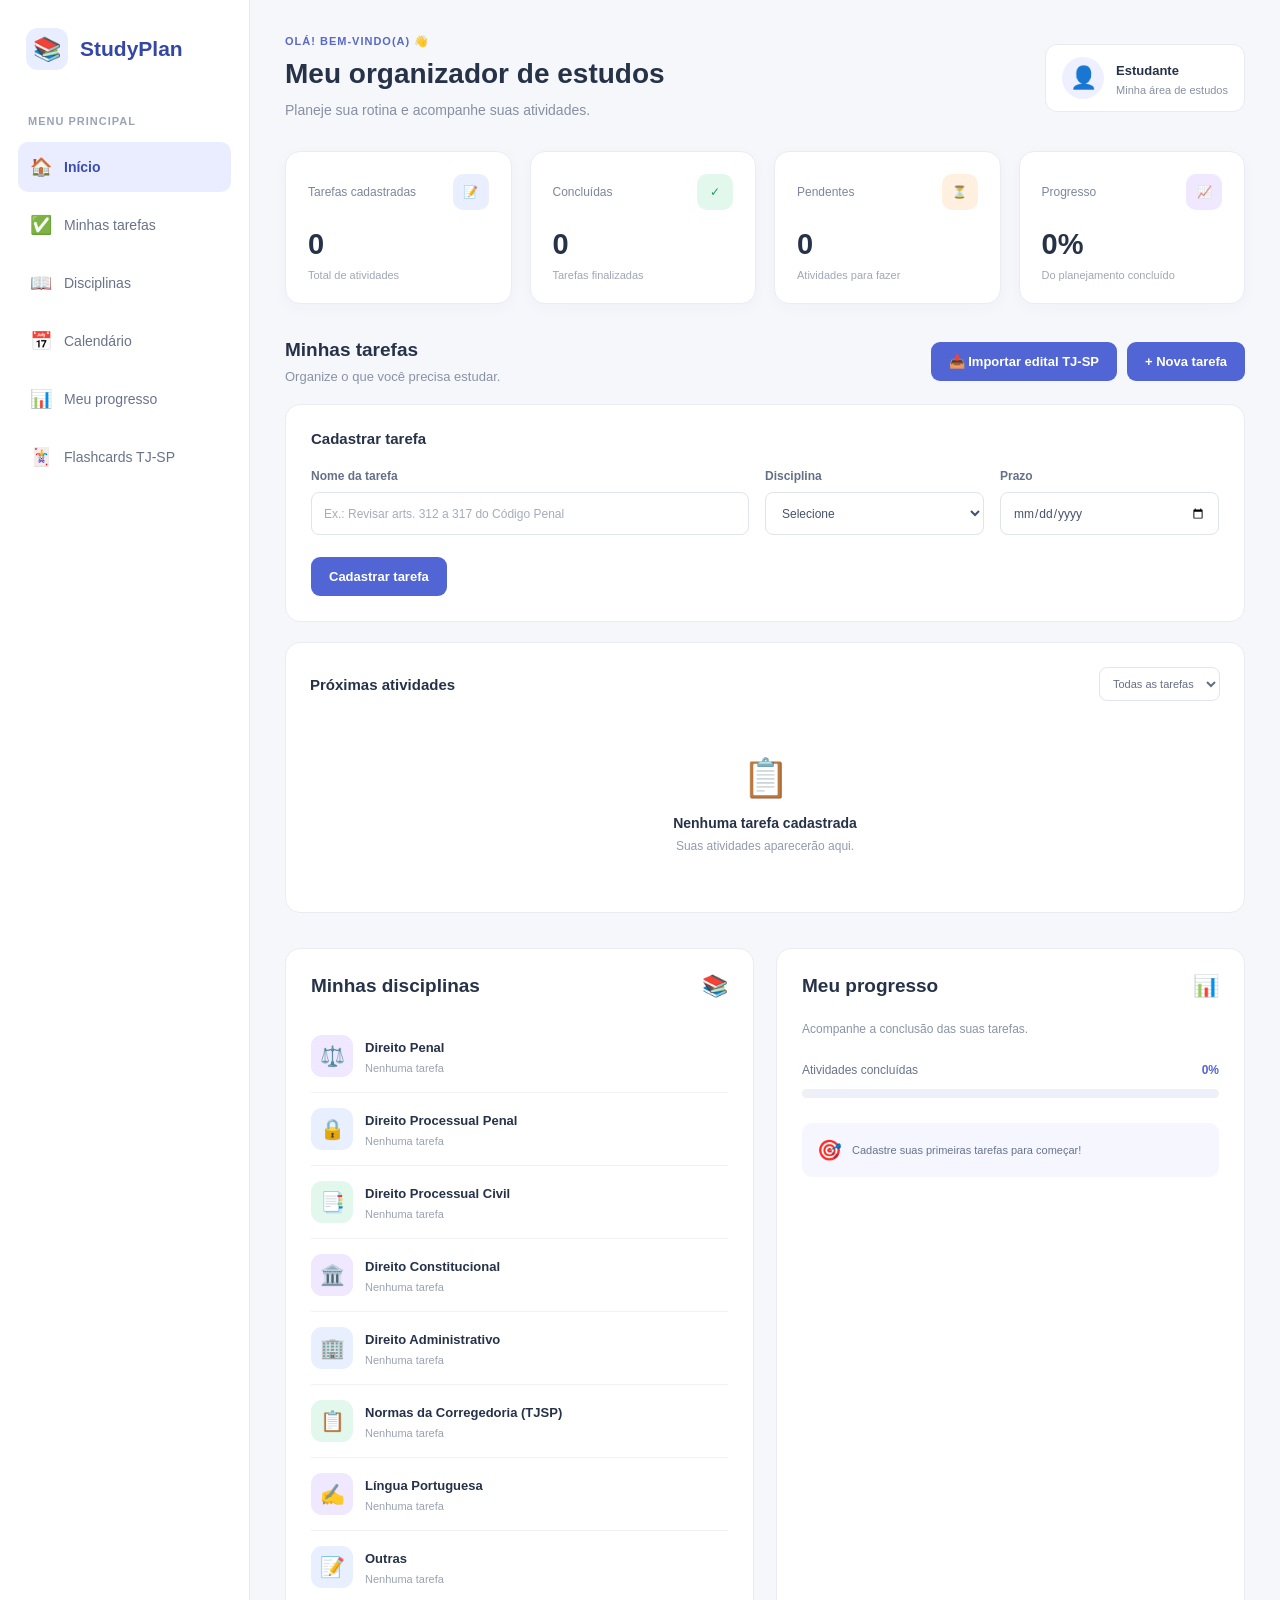
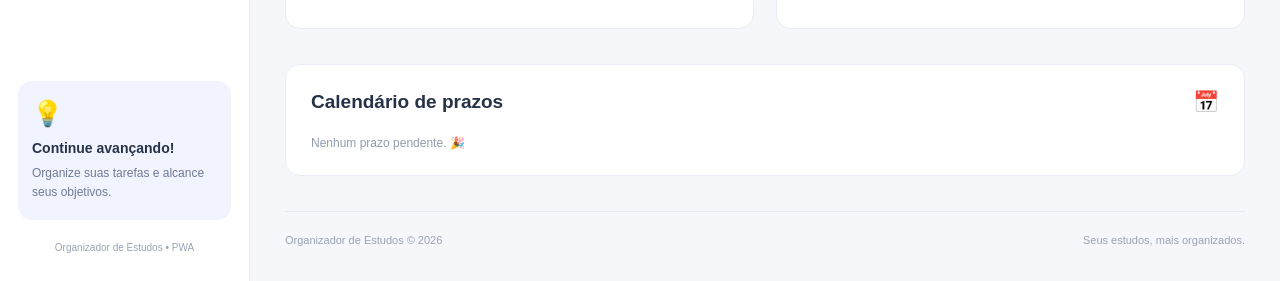
<file: publicar-no-github/index.html>
<!DOCTYPE html>
<html lang="pt-BR">

<head>
    <meta charset="UTF-8">
    <meta name="viewport" content="width=device-width, initial-scale=1.0">

    <title>Organizador de Estudos</title>
    <meta name="description" content="Organize suas tarefas, disciplinas e rotina de estudos.">

    <link rel="stylesheet" href="style.css">

    <!-- =========================================================
         CONFIGURAÇÃO DO PWA
         - manifest.json: diz ao navegador nome, ícones e cores do app
           (é o que permite "Instalar" o site como aplicativo).
         - theme-color: cor da barra do navegador/janela do app.
         - apple-touch-icon / apple-mobile-web-app-*: suporte ao iPhone,
           que ainda lê algumas informações por meta tags.
         ========================================================= -->
    <link rel="manifest" href="manifest.json">
    <meta name="theme-color" content="#5265d5">
    <link rel="icon" type="image/png" href="icons/icon-192.png">
    <link rel="apple-touch-icon" href="icons/icon-192.png">
    <meta name="apple-mobile-web-app-capable" content="yes">
    <meta name="apple-mobile-web-app-title" content="StudyPlan">
</head>

<body>

    <div class="layout">

        <!-- MENU LATERAL -->
        <aside class="sidebar">

            <div class="logo">
                <span class="logo-icon">📚</span>
                <h2>StudyPlan</h2>
            </div>

            <p class="menu-titulo">MENU PRINCIPAL</p>

            <nav class="menu">

                <a href="#inicio" class="menu-item ativo">
                    <span>🏠</span>
                    Início
                </a>

                <a href="#tarefas" class="menu-item">
                    <span>✅</span>
                    Minhas tarefas
                </a>

                <a href="#disciplinas" class="menu-item">
                    <span>📖</span>
                    Disciplinas
                </a>

                <a href="#calendario" class="menu-item">
                    <span>📅</span>
                    Calendário
                </a>

                <a href="#progresso" class="menu-item">
                    <span>📊</span>
                    Meu progresso
                </a>

                <a href="flashcards.html" class="menu-item">
                    <span>🃏</span>
                    Flashcards TJ-SP
                </a>

            </nav>

            <div class="sidebar-inferior">

                <!-- Botão de instalação: fica escondido e só aparece quando
                     o navegador avisar que o app pode ser instalado
                     (evento "beforeinstallprompt" no script.js). -->
                <button id="botaoInstalar" class="botao-instalar" type="button" hidden>
                    ⬇️ Instalar aplicativo
                </button>

                <div class="dica">
                    <span class="dica-icone">💡</span>
                    <h3>Continue avançando!</h3>
                    <p>Organize suas tarefas e alcance seus objetivos.</p>
                </div>

                <p class="versao">Organizador de Estudos • PWA</p>
            </div>

        </aside>


        <!-- CONTEÚDO PRINCIPAL -->
        <main class="conteudo" id="inicio">

            <!-- Aviso de conexão: o script.js mostra esta faixa quando o
                 aparelho fica sem internet (o app continua funcionando
                 graças ao Service Worker). -->
            <div id="statusConexao" class="status-conexao" hidden>
                📴 Você está offline. Suas tarefas continuam salvas neste aparelho.
            </div>

            <!-- CABEÇALHO -->
            <header class="cabecalho">

                <div>
                    <p class="saudacao">OLÁ! BEM-VINDO(A) 👋</p>
                    <h1>Meu organizador de estudos</h1>
                    <p class="subtitulo">
                        Planeje sua rotina e acompanhe suas atividades.
                    </p>
                </div>

                <div class="perfil">
                    <div class="avatar">👤</div>
                    <div>
                        <strong>Estudante</strong>
                        <p>Minha área de estudos</p>
                    </div>
                </div>

            </header>


            <!-- RESUMO (os números são preenchidos pelo script.js) -->
            <section class="resumo">

                <div class="card-resumo">
                    <div class="card-topo">
                        <span>Tarefas cadastradas</span>
                        <span class="card-icone azul">📝</span>
                    </div>
                    <h2 id="totalTarefas">0</h2>
                    <p>Total de atividades</p>
                </div>

                <div class="card-resumo">
                    <div class="card-topo">
                        <span>Concluídas</span>
                        <span class="card-icone verde">✓</span>
                    </div>
                    <h2 id="totalConcluidas">0</h2>
                    <p>Tarefas finalizadas</p>
                </div>

                <div class="card-resumo">
                    <div class="card-topo">
                        <span>Pendentes</span>
                        <span class="card-icone laranja">⏳</span>
                    </div>
                    <h2 id="totalPendentes">0</h2>
                    <p>Atividades para fazer</p>
                </div>

                <div class="card-resumo">
                    <div class="card-topo">
                        <span>Progresso</span>
                        <span class="card-icone roxo">📈</span>
                    </div>
                    <h2 id="totalProgresso">0%</h2>
                    <p>Do planejamento concluído</p>
                </div>

            </section>


            <!-- ÁREA DE TAREFAS -->
            <section class="secao" id="tarefas">

                <div class="secao-cabecalho">
                    <div>
                        <h2>Minhas tarefas</h2>
                        <p>Organize o que você precisa estudar.</p>
                    </div>

                    <div class="botoes-cabecalho">
                        <button id="botaoImportarEdital" class="botao-principal" type="button">
                            📥 Importar edital TJ-SP
                        </button>
                        <button id="botaoNovaTarefa" class="botao-principal" type="button">
                            + Nova tarefa
                        </button>
                    </div>
                </div>

                <!-- FORMULÁRIO: é um <form> de verdade, assim o Enter
                     também cadastra e o "required" valida os campos. -->
                <form id="formTarefa" class="formulario-tarefa">

                    <h3>Cadastrar tarefa</h3>

                    <div class="campos">

                        <div class="campo campo-grande">
                            <label for="nomeTarefa">Nome da tarefa</label>
                            <input
                                type="text"
                                id="nomeTarefa"
                                maxlength="100"
                                required
                                placeholder="Ex.: Revisar arts. 312 a 317 do Código Penal">
                        </div>

                        <div class="campo">
                            <label for="disciplina">Disciplina</label>
                            <select id="disciplina" required>
                                <option value="">Selecione</option>
                                <!-- As demais opções vêm do objeto DISCIPLINAS no script.js -->
                            </select>
                        </div>

                        <div class="campo">
                            <label for="prazo">Prazo</label>
                            <input type="date" id="prazo" required>
                        </div>

                    </div>

                    <button class="botao-principal" type="submit">
                        Cadastrar tarefa
                    </button>

                </form>


                <!-- LISTA DE TAREFAS -->
                <div class="lista-tarefas">

                    <div class="lista-cabecalho">
                        <h3>Próximas atividades</h3>

                        <select id="filtroTarefas" aria-label="Filtrar tarefas">
                            <option value="todas">Todas as tarefas</option>
                            <option value="pendentes">Pendentes</option>
                            <option value="concluidas">Concluídas</option>
                        </select>
                    </div>

                    <!-- As tarefas são criadas dentro desta <ul> pelo script.js -->
                    <ul id="listaTarefas" class="tarefas"></ul>

                    <div id="estadoVazio" class="estado-vazio">
                        <span>📋</span>
                        <h3>Nenhuma tarefa cadastrada</h3>
                        <p>Suas atividades aparecerão aqui.</p>
                    </div>

                </div>

            </section>


            <!-- DISCIPLINAS E PROGRESSO -->
            <section class="duas-colunas">

                <div class="painel" id="disciplinas">

                    <div class="painel-cabecalho">
                        <h2>Minhas disciplinas</h2>
                        <span>📚</span>
                    </div>

                    <!-- Preenchido pelo script.js com a contagem de tarefas -->
                    <div id="listaDisciplinas"></div>

                </div>


                <div class="painel" id="progresso">

                    <div class="painel-cabecalho">
                        <h2>Meu progresso</h2>
                        <span>📊</span>
                    </div>

                    <p class="texto-progresso">
                        Acompanhe a conclusão das suas tarefas.
                    </p>

                    <div class="progresso-info">
                        <span>Atividades concluídas</span>
                        <strong id="progressoTexto">0%</strong>
                    </div>

                    <div class="barra-progresso">
                        <div id="barraPreenchida" class="barra-preenchida"></div>
                    </div>

                    <div class="mensagem-progresso">
                        <span>🎯</span>
                        <p id="mensagemProgresso">Cadastre suas primeiras tarefas para começar!</p>
                    </div>

                </div>

            </section>


            <!-- CALENDÁRIO: tarefas pendentes agrupadas por data de prazo -->
            <section class="painel secao" id="calendario">

                <div class="painel-cabecalho">
                    <h2>Calendário de prazos</h2>
                    <span>📅</span>
                </div>

                <div id="listaCalendario"></div>

            </section>


            <!-- RODAPÉ -->
            <footer>
                <p>Organizador de Estudos © 2026</p>
                <p>Seus estudos, mais organizados.</p>
            </footer>

        </main>

    </div>

    <!-- O script fica no fim do <body> para rodar depois que o HTML existir -->
    <script src="script.js"></script>

</body>
</html>
</file>
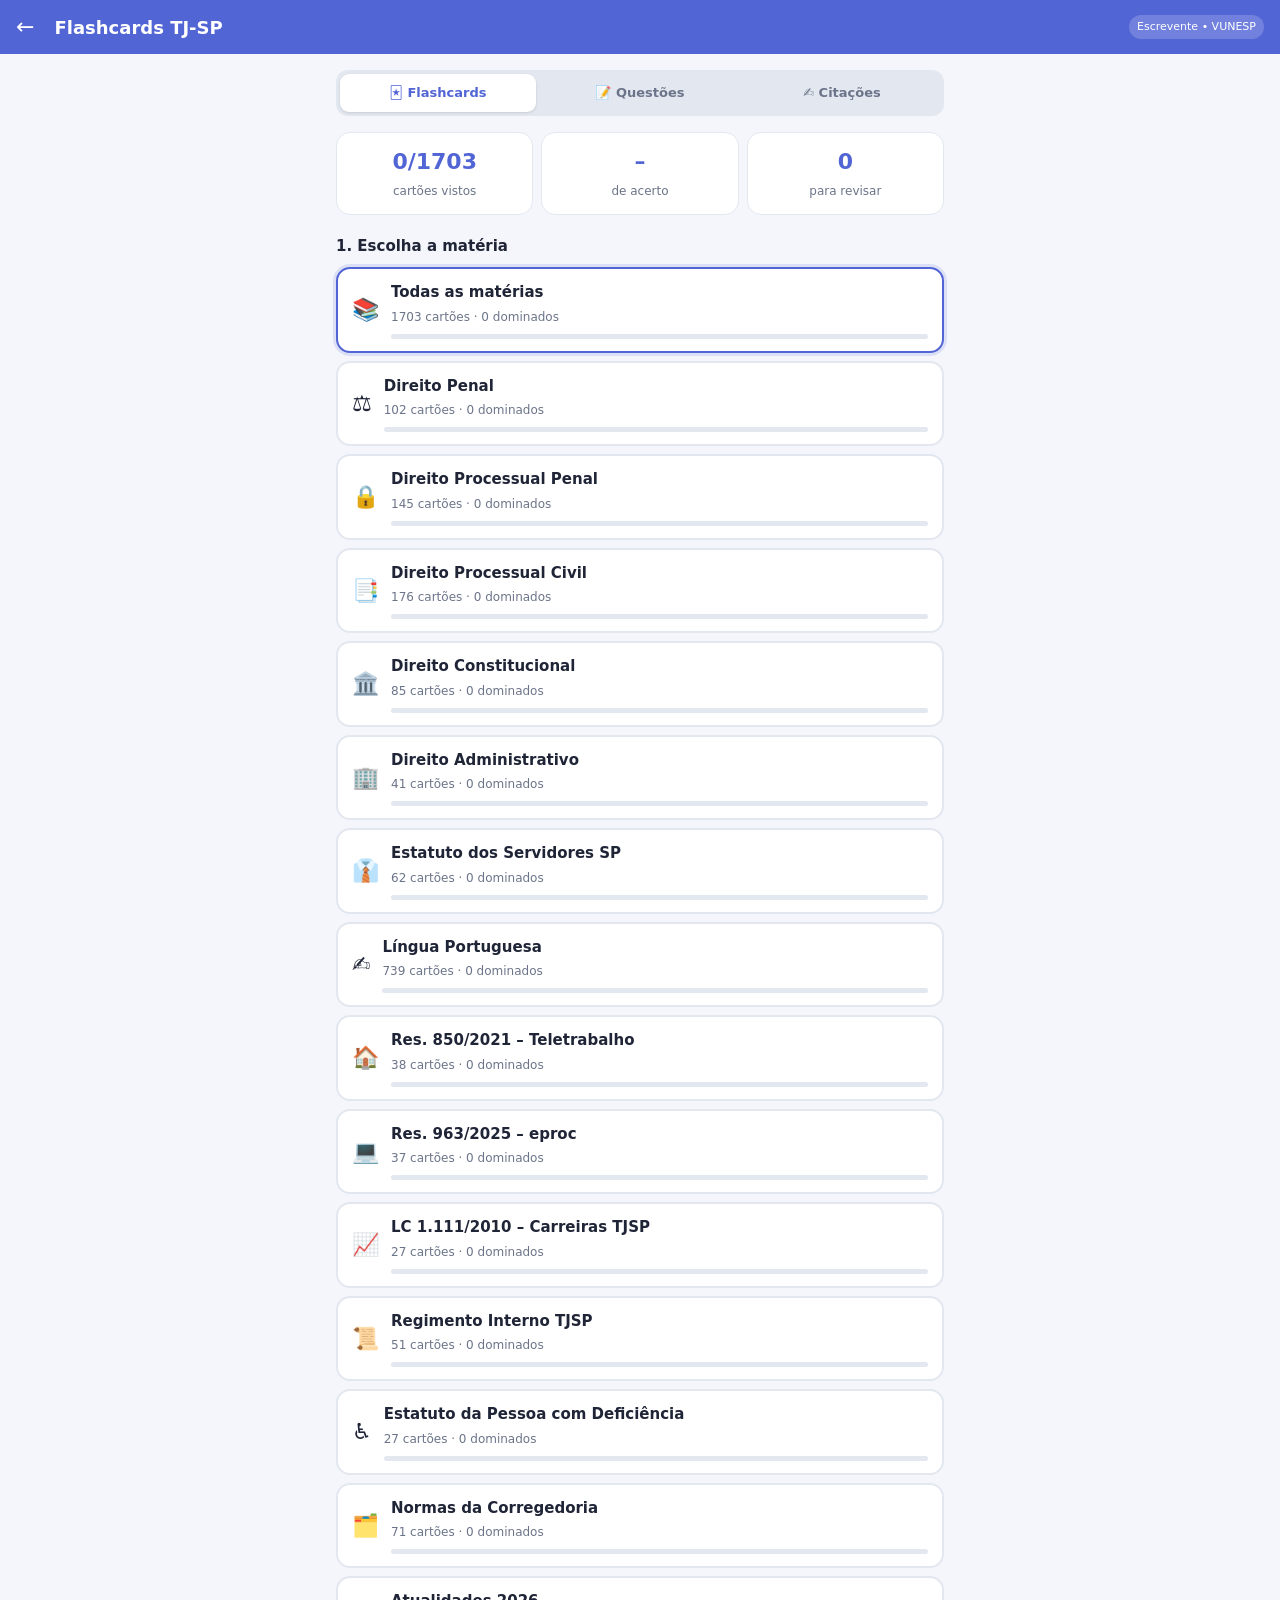
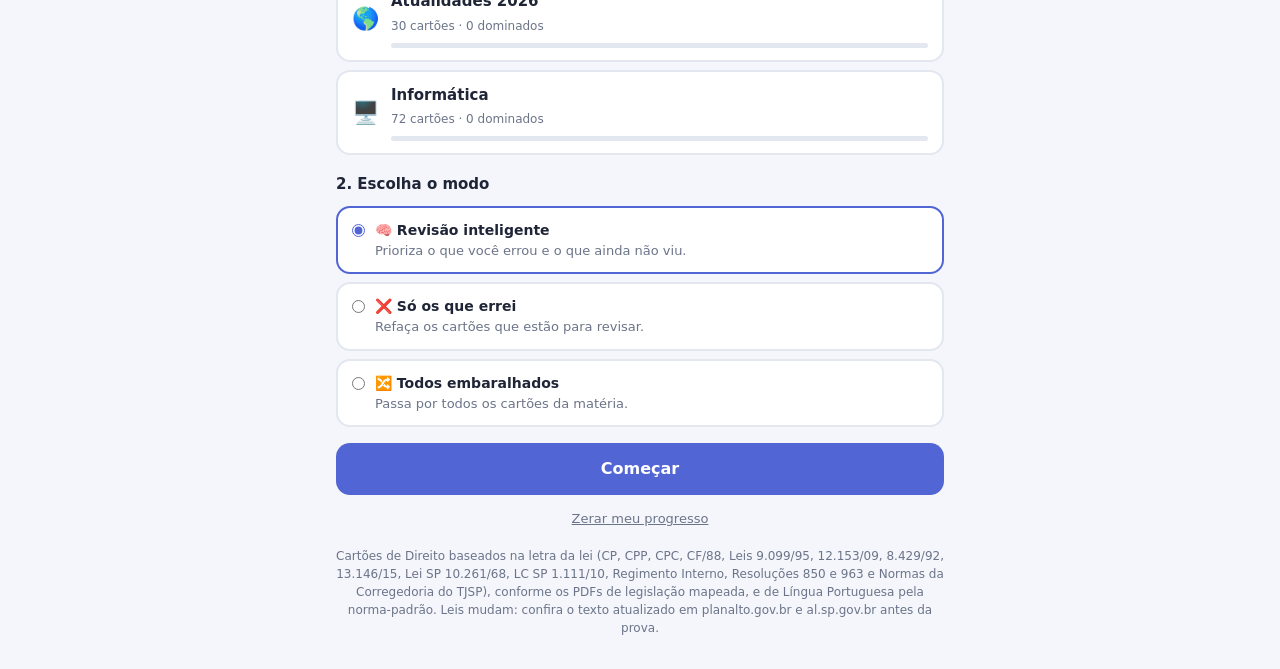
<file: publicar-no-github/flashcards.html>
<!DOCTYPE html>
<html lang="pt-BR">

<head>
    <meta charset="UTF-8">
    <meta name="viewport" content="width=device-width, initial-scale=1.0, viewport-fit=cover">

    <title>Flashcards TJ-SP</title>
    <meta name="description" content="Flashcards de Certo/Errado com a letra da lei para o concurso de Escrevente do TJ-SP (VUNESP).">

    <link rel="stylesheet" href="flashcards.css">

    <!-- Mesmo manifest do Organizador: os flashcards fazem parte do app instalado -->
    <link rel="manifest" href="manifest.json">
    <meta name="theme-color" content="#5265d5">
    <link rel="icon" type="image/png" href="icons/icon-192.png">
    <link rel="apple-touch-icon" href="icons/icon-192.png">
    <meta name="apple-mobile-web-app-capable" content="yes">
    <meta name="apple-mobile-web-app-title" content="StudyPlan">
</head>

<body>

    <header class="topo">
        <a href="index.html" class="voltar" aria-label="Voltar ao organizador">←</a>
        <h1>Flashcards TJ-SP</h1>
        <span class="selo">Escrevente • VUNESP</span>
    </header>

    <main>

        <!-- ================= ABAS ================= -->
        <nav class="abas" role="tablist">
            <button id="abaFlashcards" class="aba ativa" type="button" role="tab" aria-selected="true">🃏 Flashcards</button>
            <button id="abaQuestoes" class="aba" type="button" role="tab" aria-selected="false">📝 Questões</button>
        <button id="abaCitacoes" class="aba" type="button" role="tab" aria-selected="false">✍️ Citações</button>
        </nav>

        <!-- ================= ABA CITAÇÕES ================= -->
        <section id="telaQuestoes" class="tela" hidden></section>
        
        <section id="telaCitacoes" class="tela" hidden>
            <div class="dica-redacao">
                <strong>Como usar uma citação</strong>
                <ol>
                    <li><b>Introdução:</b> abra com a citação, ligue-a ao tema e apresente sua tese.</li>
                    <li><b>Desenvolvimento:</b> use-a como argumento de autoridade e explique a relação com o problema.</li>
                    <li><b>Conclusão:</b> retome a ideia da citação ao propor a solução.</li>
                </ol>
                <small>Cite o autor corretamente, use no máximo uma ou duas por texto e sempre comente a citação. Nos modelos, troque o trecho entre colchetes pelo seu tema.</small>
            </div>
            <div id="temasCitacoes" class="chips"></div>
            <div id="listaCitacoes" class="lista-citacoes"></div>
        </section>

        <!-- ================= TELA 1: ESCOLHER O QUE ESTUDAR ================= -->
        <section id="telaInicio" class="tela">

            <div class="resumo-geral">
                <div><strong id="geralRespondidos">0</strong><span>cartões vistos</span></div>
                <div><strong id="geralAcerto">0%</strong><span>de acerto</span></div>
                <div><strong id="geralRevisar">0</strong><span>para revisar</span></div>
            </div>

            <h2 class="titulo-secao">1. Escolha a matéria</h2>
            <div id="listaMaterias" class="lista-materias"></div>

            <h2 class="titulo-secao">2. Escolha o modo</h2>
            <div class="modos" role="radiogroup">
                <label class="modo">
                    <input type="radio" name="modo" value="inteligente" checked>
                    <span><strong>🧠 Revisão inteligente</strong>Prioriza o que você errou e o que ainda não viu.</span>
                </label>
                <label class="modo">
                    <input type="radio" name="modo" value="erros">
                    <span><strong>❌ Só os que errei</strong>Refaça os cartões que estão para revisar.</span>
                </label>
                <label class="modo">
                    <input type="radio" name="modo" value="todos">
                    <span><strong>🔀 Todos embaralhados</strong>Passa por todos os cartões da matéria.</span>
                </label>
            </div>

            <button id="botaoComecar" class="botao grande" type="button">Começar</button>
            <p id="avisoInicio" class="aviso" hidden></p>

            <button id="botaoZerar" class="botao-link" type="button">Zerar meu progresso</button>

            <p class="nota">
                Cartões de Direito baseados na letra da lei (CP, CPP, CPC, CF/88, Leis 9.099/95,
                12.153/09, 8.429/92, 13.146/15, Lei SP 10.261/68, LC SP 1.111/10, Regimento Interno,
                Resoluções 850 e 963 e Normas da Corregedoria do TJSP), conforme os PDFs de
                legislação mapeada, e de Língua Portuguesa pela norma-padrão.
                Leis mudam: confira o texto atualizado em planalto.gov.br e al.sp.gov.br antes da prova.
            </p>
        </section>


        <!-- ================= TELA 2: ESTUDANDO ================= -->
        <section id="telaEstudo" class="tela" hidden>

            <div class="barra-sessao">
                <button id="botaoSair" class="botao-link" type="button">✕ Sair</button>
                <span id="contadorSessao">1 / 20</span>
                <span id="placarSessao">✅ 0 · ❌ 0</span>
            </div>
            <div class="trilho"><div id="trilhoPreenchido" class="trilho-preenchido"></div></div>

            <article class="cartao" id="cartao">
                <span id="cartaoMateria" class="etiqueta"></span>
                <p class="pergunta-tipo">Julgue a afirmação:</p>
                <p id="cartaoAfirmacao" class="afirmacao"></p>

                <div id="botoesResposta" class="botoes-resposta">
                    <button class="botao certo" type="button" data-resposta="true">✔ Certo</button>
                    <button class="botao errado" type="button" data-resposta="false">✘ Errado</button>
                </div>

                <!-- Verso do cartão: aparece depois de responder -->
                <div id="verso" class="verso" hidden>
                    <div id="resultado" class="resultado"></div>
                    <p class="gabarito">Gabarito: <strong id="gabarito"></strong></p>

                    <h3 id="tituloExplicacao">O que estava errado</h3>
                    <p id="explicacao" class="explicacao"></p>

                    <h3><span id="iconeReferencia">📜</span> <span id="referencia"></span></h3>
                    <blockquote id="textoLei" class="texto-lei"></blockquote>

                    <button id="botaoProximo" class="botao grande" type="button">Próximo →</button>
                </div>
            </article>
        </section>


        <!-- ================= TELA 3: FIM DA SESSÃO ================= -->
        <section id="telaFim" class="tela" hidden>
            <div class="cartao fim">
                <span class="fim-icone" id="fimIcone">🎯</span>
                <h2 id="fimTitulo">Sessão concluída!</h2>
                <p id="fimTexto"></p>
                <div id="fimErros" class="fim-erros"></div>
                <button id="botaoRevisarErros" class="botao grande" type="button">Refazer os que errei</button>
                <button id="botaoVoltarInicio" class="botao secundario grande" type="button">Voltar ao início</button>
            </div>
        </section>

    </main>

    <script src="flashcards-dados.js"></script>
    <script src="flashcards-dados-2.js"></script>
    <script src="flashcards-portugues.js"></script>
    <script src="flashcards-portugues-2.js"></script>
    <script src="flashcards-portugues-3.js"></script>
    <script src="flashcards-portugues-4.js"></script>
    <script src="flashcards-portugues-5.js"></script>
    <script src="flashcards-normas-tjsp.js"></script>
    <script src="flashcards-pdfs-tjsp.js"></script>
    <script src="flashcards-mais-tjsp.js"></script>
    <script src="flashcards-atualidades-2026.js"></script>
    <script src="flashcards-informatica.js"></script>
    <script src="flashcards.js"></script>
    <script src="questoes-dados.js"></script>
    <script src="questoes-dados-2.js"></script>
    <script src="questoes-tela.js"></script>
    <script src="citacoes.js"></script>
    <script src="citacoes-tela.js"></script>
</body>
</html>
</file>
<file: publicar-no-github/style.css>
/* CONFIGURAÇÕES GERAIS */

* {
    margin: 0;
    padding: 0;
    box-sizing: border-box;
}

html {
    scroll-behavior: smooth;
}

body {
    font-family: Arial, Helvetica, sans-serif;
    background-color: #f5f7fb;
    color: #263248;
}

button,
input,
select {
    font: inherit;
}


/* ESTRUTURA PRINCIPAL */

.layout {
    display: flex;
    min-height: 100vh;
}


/* MENU LATERAL */

.sidebar {
    width: 250px;
    min-height: 100vh;
    background-color: #ffffff;
    border-right: 1px solid #e7eaf0;
    padding: 28px 18px;
    display: flex;
    flex-direction: column;
    flex-shrink: 0;
}

.logo {
    display: flex;
    align-items: center;
    gap: 12px;
    padding: 0 8px;
    margin-bottom: 45px;
}

.logo-icon {
    width: 42px;
    height: 42px;
    background-color: #e8edff;
    border-radius: 12px;
    display: flex;
    align-items: center;
    justify-content: center;
    font-size: 23px;
}

.logo h2 {
    font-size: 21px;
    color: #3547a5;
}

.menu-titulo {
    font-size: 11px;
    font-weight: bold;
    color: #9aa3b5;
    letter-spacing: 1px;
    padding: 0 10px;
    margin-bottom: 15px;
}

.menu {
    display: flex;
    flex-direction: column;
    gap: 8px;
}

.menu-item {
    display: flex;
    align-items: center;
    gap: 12px;
    padding: 14px 12px;
    border-radius: 10px;
    text-decoration: none;
    color: #68738a;
    font-size: 14px;
    transition: 0.2s;
}

.menu-item span {
    font-size: 18px;
}

.menu-item:hover {
    background-color: #f1f3ff;
    color: #4354b7;
}

.menu-item.ativo {
    background-color: #e9edff;
    color: #394db0;
    font-weight: bold;
}


/* PARTE INFERIOR DO MENU */

.sidebar-inferior {
    margin-top: auto;
    padding-top: 35px;
}

.dica {
    background-color: #f1f3ff;
    border-radius: 14px;
    padding: 18px 14px;
}

.dica-icone {
    font-size: 25px;
}

.dica h3 {
    font-size: 14px;
    margin: 12px 0 8px;
}

.dica p {
    font-size: 12px;
    line-height: 1.6;
    color: #707b94;
}

.versao {
    text-align: center;
    font-size: 10px;
    color: #9aa3b5;
    margin-top: 22px;
}


/* CONTEÚDO PRINCIPAL */

.conteudo {
    flex: 1;
    min-width: 0;
    padding: 35px;
}

.cabecalho {
    display: flex;
    justify-content: space-between;
    align-items: center;
    gap: 20px;
    margin-bottom: 30px;
}

.saudacao {
    color: #5869c7;
    font-size: 11px;
    font-weight: bold;
    letter-spacing: 1px;
    margin-bottom: 10px;
}

.cabecalho h1 {
    font-size: 28px;
    margin-bottom: 10px;
}

.subtitulo {
    color: #8790a3;
    font-size: 14px;
    line-height: 1.5;
}

.perfil {
    display: flex;
    align-items: center;
    gap: 12px;
    background-color: #ffffff;
    border: 1px solid #e7eaf0;
    padding: 12px 16px;
    border-radius: 12px;
}

.avatar {
    width: 42px;
    height: 42px;
    background-color: #eef0ff;
    border-radius: 50%;
    display: flex;
    justify-content: center;
    align-items: center;
    font-size: 22px;
}

.perfil strong {
    font-size: 13px;
}

.perfil p {
    font-size: 11px;
    color: #8790a3;
    margin-top: 5px;
}


/* CARTÕES DE RESUMO */

.resumo {
    display: grid;
    grid-template-columns: repeat(4, minmax(0, 1fr));
    gap: 18px;
    margin-bottom: 35px;
}

.card-resumo {
    background-color: #ffffff;
    border: 1px solid #e9ecf2;
    border-radius: 15px;
    padding: 22px;
    box-shadow: 0 4px 15px rgba(35, 49, 90, 0.03);
}

.card-topo {
    display: flex;
    justify-content: space-between;
    align-items: center;
    gap: 8px;
    color: #7c879b;
    font-size: 12px;
}

.card-icone {
    width: 36px;
    height: 36px;
    border-radius: 10px;
    display: flex;
    justify-content: center;
    align-items: center;
    flex-shrink: 0;
}

.azul {
    background-color: #e9efff;
}

.verde {
    background-color: #e2f8ec;
    color: #259b5a;
}

.laranja {
    background-color: #fff0df;
}

.roxo {
    background-color: #f0e8ff;
}

.card-resumo h2 {
    font-size: 29px;
    margin: 18px 0 8px;
}

.card-resumo > p {
    color: #a0a7b5;
    font-size: 11px;
}


/* SEÇÕES */

.secao {
    margin-bottom: 35px;
}

.secao-cabecalho,
.lista-cabecalho,
.painel-cabecalho {
    display: flex;
    justify-content: space-between;
    align-items: center;
    gap: 15px;
}

.secao-cabecalho {
    margin-bottom: 20px;
}

.botoes-cabecalho {
    display: flex;
    flex-wrap: wrap;
    gap: 10px;
}

.secao-cabecalho h2,
.painel-cabecalho h2 {
    font-size: 19px;
}

.secao-cabecalho p {
    color: #8992a5;
    font-size: 13px;
    margin-top: 8px;
}


/* BOTÕES */

.botao-principal {
    border: none;
    background-color: #5265d5;
    color: #ffffff;
    border-radius: 9px;
    padding: 12px 18px;
    font-size: 13px;
    font-weight: bold;
    cursor: pointer;
    transition: 0.2s;
}

.botao-principal:hover {
    background-color: #3f51bd;
}


/* FORMULÁRIO */

.formulario-tarefa {
    background-color: #ffffff;
    border: 1px solid #e9ecf2;
    border-radius: 15px;
    padding: 25px;
    margin-bottom: 20px;
}

.formulario-tarefa h3 {
    font-size: 15px;
    margin-bottom: 22px;
}

.campos {
    display: grid;
    grid-template-columns: 2fr 1fr 1fr;
    gap: 16px;
    margin-bottom: 22px;
}

.campo {
    display: flex;
    flex-direction: column;
    gap: 9px;
    min-width: 0;
}

.campo label {
    font-size: 12px;
    font-weight: bold;
    color: #657087;
}

.campo input,
.campo select {
    width: 100%;
    min-width: 0;
    height: 43px;
    padding: 0 12px;
    border: 1px solid #dfe4ed;
    border-radius: 8px;
    background-color: #ffffff;
    color: #46516a;
    outline: none;
    font-size: 12px;
}

.campo input:focus,
.campo select:focus {
    border-color: #5265d5;
    box-shadow: 0 0 0 3px rgba(82, 101, 213, 0.10);
}

.campo input::placeholder {
    color: #a4acba;
}


/* LISTA DE TAREFAS */

.lista-tarefas {
    background-color: #ffffff;
    border: 1px solid #e9ecf2;
    border-radius: 15px;
    padding: 24px;
}

.lista-cabecalho {
    margin-bottom: 20px;
}

.lista-cabecalho h3 {
    font-size: 15px;
}

.lista-cabecalho select {
    border: 1px solid #e0e5ee;
    background-color: #ffffff;
    padding: 9px;
    border-radius: 8px;
    color: #657087;
    font-size: 11px;
    max-width: 100%;
}

.estado-vazio {
    text-align: center;
    padding: 35px 10px;
}

.estado-vazio span {
    font-size: 38px;
}

.estado-vazio h3 {
    font-size: 14px;
    margin: 15px 0 8px;
}

.estado-vazio p {
    font-size: 12px;
    color: #929bad;
}


/* PAINÉIS INFERIORES */

.duas-colunas {
    display: grid;
    grid-template-columns: repeat(2, minmax(0, 1fr));
    gap: 22px;
    margin-bottom: 35px;
}

.painel {
    background-color: #ffffff;
    border: 1px solid #e9ecf2;
    border-radius: 15px;
    padding: 25px;
    min-width: 0;
}

.painel-cabecalho {
    margin-bottom: 22px;
}

.painel-cabecalho > span {
    font-size: 21px;
}


/* DISCIPLINAS */

.disciplina-item {
    display: flex;
    align-items: center;
    gap: 12px;
    padding: 15px 0;
    border-bottom: 1px solid #f0f2f6;
}

.disciplina-item:last-child {
    border-bottom: none;
}

.disciplina-icone {
    width: 42px;
    height: 42px;
    border-radius: 11px;
    display: flex;
    align-items: center;
    justify-content: center;
    font-size: 20px;
    flex-shrink: 0;
}

.fundo-azul {
    background-color: #e8efff;
}

.fundo-verde {
    background-color: #e3f8ed;
}

.fundo-roxo {
    background-color: #f0e8ff;
}

.disciplina-info {
    flex: 1;
    min-width: 0;
}

.disciplina-info strong {
    font-size: 13px;
}

.disciplina-info p {
    font-size: 11px;
    color: #9aa2b1;
    margin-top: 6px;
}

.seta {
    color: #9ba5b7;
    font-size: 24px;
}


/* PROGRESSO */

.texto-progresso {
    color: #8a94a7;
    font-size: 12px;
    line-height: 1.5;
    margin-bottom: 25px;
}

.progresso-info {
    display: flex;
    justify-content: space-between;
    gap: 10px;
    font-size: 12px;
    margin-bottom: 12px;
}

.progresso-info span {
    color: #68748b;
}

.progresso-info strong {
    color: #5265d5;
}

.barra-progresso {
    height: 9px;
    background-color: #edf0f6;
    border-radius: 20px;
    overflow: hidden;
}

.barra-preenchida {
    width: 0%;
    height: 100%;
    background-color: #5265d5;
    border-radius: 20px;
    transition: width 0.4s; /* anima a barra quando o progresso muda */
}

.mensagem-progresso {
    display: flex;
    align-items: center;
    gap: 10px;
    background-color: #f5f6ff;
    padding: 15px;
    border-radius: 10px;
    margin-top: 25px;
}

.mensagem-progresso span {
    font-size: 20px;
}

.mensagem-progresso p {
    font-size: 11px;
    line-height: 1.5;
    color: #68748b;
}


/* ITENS DA LISTA DE TAREFAS (criados pelo script.js) */

.tarefas {
    list-style: none;
    display: flex;
    flex-direction: column;
    gap: 10px;
}

.tarefa {
    display: flex;
    align-items: center;
    gap: 12px;
    padding: 14px;
    border: 1px solid #eef0f5;
    border-radius: 11px;
}

.tarefa input[type="checkbox"] {
    width: 20px;
    height: 20px;
    accent-color: #5265d5;
    cursor: pointer;
    flex-shrink: 0;
}

.tarefa-info {
    flex: 1;
    min-width: 0;
}

.tarefa-info strong {
    display: block;
    font-size: 13px;
    overflow-wrap: anywhere;
}

.tarefa-info p {
    font-size: 11px;
    color: #8a94a7;
    margin-top: 5px;
}

.tarefa.concluida strong {
    text-decoration: line-through;
    color: #a0a7b5;
}

.tarefa.atrasada .tarefa-info p {
    color: #d14b4b;
    font-weight: bold;
}

.botao-excluir {
    border: none;
    background: none;
    font-size: 17px;
    cursor: pointer;
    padding: 6px;
    border-radius: 8px;
    flex-shrink: 0;
}

.botao-excluir:hover {
    background-color: #ffecec;
}


/* PWA: BOTÃO DE INSTALAR E AVISO OFFLINE */

.botao-instalar {
    width: 100%;
    border: 1px solid #5265d5;
    background-color: #ffffff;
    color: #5265d5;
    border-radius: 10px;
    padding: 12px;
    font-size: 13px;
    font-weight: bold;
    cursor: pointer;
    margin-bottom: 15px;
}

.botao-instalar:hover {
    background-color: #f1f3ff;
}

.status-conexao {
    background-color: #fff0df;
    color: #8a5a17;
    border-radius: 10px;
    padding: 12px 15px;
    font-size: 13px;
    margin-bottom: 20px;
}

/* garante que o atributo "hidden" esconda mesmo com display definido acima */
[hidden] {
    display: none !important;
}


/* CALENDÁRIO */

.dia-calendario {
    padding: 14px 0;
    border-bottom: 1px solid #f0f2f6;
}

.dia-calendario:last-child {
    border-bottom: none;
}

.dia-calendario h3 {
    font-size: 13px;
    color: #5265d5;
    margin-bottom: 8px;
}

.dia-calendario li {
    font-size: 12px;
    color: #546078;
    margin-left: 18px;
    line-height: 1.8;
}

.texto-vazio {
    font-size: 12px;
    color: #929bad;
}


/* RODAPÉ */

footer {
    display: flex;
    justify-content: space-between;
    flex-wrap: wrap;
    gap: 10px;
    border-top: 1px solid #e5e9f0;
    padding-top: 22px;
    color: #9aa3b3;
    font-size: 11px;
}


/* ADAPTAÇÃO PARA TABLETS */

@media (max-width: 1100px) {

    .sidebar {
        width: 220px;
    }

    .conteudo {
        padding: 25px;
    }

    .resumo {
        grid-template-columns: repeat(2, minmax(0, 1fr));
    }

    .campos {
        grid-template-columns: 1fr 1fr;
    }

    .campo-grande {
        grid-column: 1 / -1;
    }
}


/* ADAPTAÇÃO PARA CELULARES */

@media (max-width: 700px) {

    .layout {
        flex-direction: column;
    }

    .sidebar {
        width: 100%;
        min-height: auto;
        padding: 15px;
        border-right: none;
        border-bottom: 1px solid #e7eaf0;
    }

    .logo {
        margin-bottom: 18px;
    }

    .menu-titulo,
    .dica,
    .versao {
        display: none;
    }

    /* no celular, a parte inferior do menu mostra só o botão Instalar */
    .sidebar-inferior {
        padding-top: 12px;
    }

    .botao-instalar {
        margin-bottom: 0;
    }

    .menu {
        flex-direction: row;
        gap: 6px;
        overflow-x: auto;
        padding-bottom: 5px;
    }

    .menu-item {
        flex-direction: column;
        justify-content: center;
        gap: 5px;
        min-width: 85px;
        padding: 10px 8px;
        font-size: 10px;
        text-align: center;
    }

    .conteudo {
        padding: 20px 15px;
    }

    .cabecalho {
        align-items: flex-start;
        flex-direction: column;
    }

    .cabecalho h1 {
        font-size: 23px;
        line-height: 1.3;
    }

    .perfil {
        width: 100%;
    }

    .resumo {
        grid-template-columns: repeat(2, minmax(0, 1fr));
        gap: 10px;
    }

    .card-resumo {
        padding: 15px;
    }

    .card-topo {
        align-items: flex-start;
        font-size: 11px;
    }

    .card-icone {
        width: 30px;
        height: 30px;
    }

    .card-resumo h2 {
        font-size: 25px;
    }

    .secao-cabecalho {
        align-items: flex-start;
        flex-direction: column;
    }

    .campos {
        grid-template-columns: 1fr;
    }

    .campo-grande {
        grid-column: auto;
    }

    .formulario-tarefa,
    .lista-tarefas,
    .painel {
        padding: 18px;
    }

    .duas-colunas {
        grid-template-columns: 1fr;
    }

    .lista-cabecalho {
        align-items: flex-start;
        flex-direction: column;
    }

    footer {
        flex-direction: column;
    }
}
</file>
<file: publicar-no-github/flashcards.css>
/* =============================================================
   FLASHCARDS TJ-SP - estilos (pensado primeiro para celular)
   ============================================================= */
:root {
    --azul: #5265d5;
    --azul-escuro: #3f4fb3;
    --fundo: #f4f6fb;
    --cartao: #ffffff;
    --texto: #1f2537;
    --suave: #6b7489;
    --borda: #e3e7f0;
    --verde: #1f9d63;
    --verde-claro: #e3f6ec;
    --vermelho: #d6453d;
    --vermelho-claro: #fdeceb;
    --amarelo-claro: #fff6dd;
}

/* Tema escuro: segue o sistema, mas respeita a escolha explícita (data-theme) */
@media (prefers-color-scheme: dark) {
    :root:not([data-theme="light"]) {
        --fundo: #12151f;
        --cartao: #1c2030;
        --texto: #e8eaf2;
        --suave: #9aa2b8;
        --borda: #2c3247;
        --verde-claro: #16332a;
        --vermelho-claro: #3a1d1f;
        --amarelo-claro: #2f2a18;
        color-scheme: dark;
    }
}
:root[data-theme="dark"] {
    --fundo: #12151f;
    --cartao: #1c2030;
    --texto: #e8eaf2;
    --suave: #9aa2b8;
    --borda: #2c3247;
    --verde-claro: #16332a;
    --vermelho-claro: #3a1d1f;
    --amarelo-claro: #2f2a18;
    color-scheme: dark;
}

* { box-sizing: border-box; margin: 0; padding: 0; }
[hidden] { display: none !important; }

body {
    font-family: system-ui, -apple-system, "Segoe UI", Roboto, sans-serif;
    background: var(--fundo);
    color: var(--texto);
    line-height: 1.5;
    -webkit-tap-highlight-color: transparent;
}

main {
    max-width: 640px;
    margin: 0 auto;
    padding-block: 16px calc(32px + env(safe-area-inset-bottom, 0px));
    padding-left: max(16px, env(safe-area-inset-left, 0px));
    padding-right: max(16px, env(safe-area-inset-right, 0px));
}

/* Faixa acima do topo fixo (área do notch) pintada na cor do cabeçalho */
body::before {
    content: "";
    position: fixed;
    inset: 0 0 auto;
    height: env(safe-area-inset-top, 0px);
    z-index: 10;
    background: var(--azul);
}

/* ---------- Topo ---------- */
.topo {
    position: sticky;
    top: env(safe-area-inset-top, 0px);
    z-index: 5;
    display: flex;
    align-items: center;
    gap: 12px;
    padding-block: 12px;
    padding-left: max(16px, env(safe-area-inset-left, 0px));
    padding-right: max(16px, env(safe-area-inset-right, 0px));
    background: var(--azul);
    color: #fff;
}
.topo h1 { font-size: 18px; flex: 1; }
.voltar { color: #fff; text-decoration: none; font-size: 22px; line-height: 1; padding: 4px 8px 4px 0; }
.selo { font-size: 11px; background: rgba(255,255,255,.18); padding: 4px 8px; border-radius: 99px; white-space: nowrap; }

/* ---------- Tela inicial ---------- */
.resumo-geral {
    display: grid;
    grid-template-columns: repeat(3, 1fr);
    gap: 8px;
    margin-bottom: 20px;
}
.resumo-geral div {
    background: var(--cartao);
    border: 1px solid var(--borda);
    border-radius: 14px;
    padding: 12px 8px;
    text-align: center;
}
.resumo-geral strong { display: block; font-size: 22px; color: var(--azul); }
.resumo-geral span { font-size: 12px; color: var(--suave); }

.titulo-secao { font-size: 15px; margin: 18px 0 10px; }

.lista-materias { display: grid; gap: 8px; }
.materia {
    display: flex;
    align-items: center;
    gap: 12px;
    width: 100%;
    text-align: left;
    background: var(--cartao);
    color: var(--texto);
    border: 2px solid var(--borda);
    border-radius: 14px;
    padding: 12px 14px;
    font: inherit;
    cursor: pointer;
}
.materia.selecionada { border-color: var(--azul); box-shadow: 0 0 0 3px rgba(82,101,213,.15); }
.materia-icone { font-size: 22px; }
.materia-info { flex: 1; min-width: 0; }
.materia-info strong { display: block; font-size: 15px; }
.materia-info small { color: var(--suave); font-size: 12px; }
.mini-barra { height: 5px; background: var(--borda); border-radius: 99px; margin-top: 6px; overflow: hidden; }
.mini-barra div { height: 100%; background: var(--verde); }

.modos { display: grid; gap: 8px; }
.modo {
    display: flex;
    gap: 10px;
    align-items: flex-start;
    background: var(--cartao);
    border: 2px solid var(--borda);
    border-radius: 14px;
    padding: 12px 14px;
    cursor: pointer;
}
.modo:has(input:checked) { border-color: var(--azul); }
.modo input { margin-top: 4px; accent-color: var(--azul); }
.modo strong { display: block; font-size: 14px; }
.modo span { font-size: 13px; color: var(--suave); }
.modo span strong { color: var(--texto); }

.aviso { margin-top: 10px; color: var(--vermelho); font-size: 14px; text-align: center; }
.nota { margin-top: 18px; font-size: 12px; color: var(--suave); text-align: center; }

/* ---------- Botões ---------- */
.botao {
    border: none;
    border-radius: 14px;
    padding: 14px 18px;
    font: inherit;
    font-weight: 700;
    font-size: 16px;
    cursor: pointer;
    background: var(--azul);
    color: #fff;
    touch-action: manipulation;
}
.botao:active { transform: scale(.98); }
.botao.grande { width: 100%; margin-top: 16px; }
.botao.secundario { background: var(--borda); color: var(--texto); margin-top: 10px; }
.botao-link {
    display: block;
    margin: 14px auto 0;
    background: none;
    border: none;
    color: var(--suave);
    font: inherit;
    font-size: 13px;
    text-decoration: underline;
    cursor: pointer;
}

/* ---------- Sessão de estudo ---------- */
.barra-sessao {
    display: flex;
    justify-content: space-between;
    align-items: center;
    font-size: 14px;
    color: var(--suave);
}
.barra-sessao .botao-link { margin: 0; text-decoration: none; }
.trilho { height: 6px; background: var(--borda); border-radius: 99px; margin: 10px 0 16px; overflow: hidden; }
.trilho-preenchido { height: 100%; width: 0; background: var(--azul); transition: width .3s; }

.cartao {
    background: var(--cartao);
    border: 1px solid var(--borda);
    border-radius: 20px;
    padding: 20px 18px;
    box-shadow: 0 6px 20px rgba(20, 30, 70, .06);
    animation: entrar .25s ease;
}
@keyframes entrar { from { opacity: 0; transform: translateY(8px); } to { opacity: 1; transform: none; } }

.etiqueta {
    display: inline-block;
    font-size: 12px;
    font-weight: 700;
    color: var(--azul);
    background: rgba(82,101,213,.12);
    padding: 4px 10px;
    border-radius: 99px;
}
.pergunta-tipo { margin-top: 14px; font-size: 13px; color: var(--suave); }
.afirmacao { margin-top: 6px; font-size: 18px; font-weight: 600; }

.botoes-resposta { display: grid; grid-template-columns: 1fr 1fr; gap: 10px; margin-top: 22px; }
.botao.certo { background: var(--verde); }
.botao.errado { background: var(--vermelho); }
.botoes-resposta .botao { padding: 16px 8px; font-size: 17px; }

.verso { margin-top: 18px; border-top: 1px dashed var(--borda); padding-top: 16px; }
.resultado { font-size: 17px; font-weight: 800; padding: 10px 14px; border-radius: 12px; }
.resultado.acertou { background: var(--verde-claro); color: var(--verde); }
.resultado.errou { background: var(--vermelho-claro); color: var(--vermelho); }
.gabarito { margin-top: 10px; font-size: 15px; }
.verso h3 { margin-top: 16px; font-size: 14px; }
.explicacao { margin-top: 6px; background: var(--amarelo-claro); border-radius: 12px; padding: 10px 12px; font-size: 15px; }
.texto-lei {
    margin-top: 6px;
    border-left: 4px solid var(--azul);
    background: var(--fundo);
    border-radius: 0 12px 12px 0;
    padding: 10px 12px;
    font-size: 14px;
    font-style: italic;
    white-space: pre-line;
}

/* ---------- Fim ---------- */
.fim { text-align: center; }
.fim-icone { font-size: 46px; }
.fim h2 { margin-top: 6px; }
.fim p { color: var(--suave); margin-top: 6px; }
.fim-erros { text-align: left; margin-top: 14px; display: grid; gap: 8px; }
.fim-erros div { background: var(--vermelho-claro); border-radius: 10px; padding: 8px 10px; font-size: 13px; }
.fim-erros strong { display: block; }

/* ---------- Abas (Flashcards / Citações) ---------- */
.abas { display: grid; grid-template-columns: 1fr 1fr; gap: 6px; background: var(--borda); padding: 4px; border-radius: 12px; margin-bottom: 16px; }
.aba { border: 0; background: transparent; color: var(--suave); font: inherit; font-size: 14px; font-weight: 600; padding: 9px 6px; border-radius: 9px; cursor: pointer; }
.aba.ativa { background: var(--cartao); color: var(--azul); box-shadow: 0 1px 3px rgba(0,0,0,.12); }

/* ---------- Citações para redação ---------- */
.dica-redacao { background: var(--amarelo-claro); border: 1px solid var(--borda); border-radius: 14px; padding: 12px 14px; font-size: 14px; margin-bottom: 14px; }
.dica-redacao ol { margin: 6px 0 6px 20px; }
.dica-redacao small { color: var(--suave); display: block; }
.chips { display: flex; gap: 6px; overflow-x: auto; padding-bottom: 6px; margin-bottom: 10px; scrollbar-width: thin; }
.chip { flex: 0 0 auto; border: 1px solid var(--borda); background: var(--cartao); color: var(--texto); font: inherit; font-size: 13px; padding: 6px 12px; border-radius: 99px; cursor: pointer; white-space: nowrap; }
.chip.ativa { background: var(--azul); border-color: var(--azul); color: #fff; }
.lista-citacoes { display: grid; gap: 12px; }
.citacao { background: var(--cartao); border: 1px solid var(--borda); border-radius: 16px; padding: 14px 16px; }
.citacao-tags { display: flex; flex-wrap: wrap; gap: 6px; margin-bottom: 8px; }
.citacao-frase { font-size: 16px; font-style: italic; line-height: 1.45; border-left: 4px solid var(--azul); padding-left: 12px; margin: 4px 0 8px; }
.citacao-autor { font-size: 13px; color: var(--suave); }
.citacao-autor strong { color: var(--texto); }
.citacao-uso { margin-top: 10px; border-top: 1px dashed var(--borda); padding-top: 8px; }
.citacao-uso summary { cursor: pointer; font-weight: 600; color: var(--azul); font-size: 14px; }
.citacao-uso p { margin-top: 8px; font-size: 14px; background: var(--fundo); border-radius: 10px; padding: 10px 12px; }

/* ---------- Temas de Português ---------- */
.temas-pt { display: flex; flex-wrap: wrap; gap: 6px; padding: 10px 12px 12px; margin-top: -2px; background: var(--cartao); border: 2px solid var(--azul); border-top: 0; border-radius: 0 0 14px 14px; }
.temas-pt-titulo { width: 100%; font-size: 13px; font-weight: 600; color: var(--suave); }
.temas-pt .chip { white-space: normal; text-align: left; }

/* ---------- Aba Questões ---------- */
.abas { grid-template-columns: repeat(3, 1fr); }
.aba { font-size: 13px; padding: 9px 4px; }
.chips-quebra { flex-wrap: wrap; overflow: visible; }
.q-intro { font-size: 13px; color: var(--suave); margin-bottom: 4px; }
.q-enunciado { margin-top: 12px; font-size: 16px; font-weight: 600; line-height: 1.45; }
.q-alternativas { display: grid; gap: 8px; margin-top: 16px; }
.q-alt { display: flex; gap: 10px; align-items: flex-start; text-align: left; width: 100%; font: inherit; font-size: 15px; color: var(--texto); background: var(--fundo); border: 2px solid var(--borda); border-radius: 12px; padding: 10px 12px; cursor: pointer; }
.q-alt:not(:disabled):hover { border-color: var(--azul); }
.q-alt:disabled { cursor: default; }
.q-letra { flex: 0 0 26px; height: 26px; border-radius: 50%; background: var(--borda); display: grid; place-items: center; font-weight: 800; font-size: 13px; }
.q-texto { flex: 1; padding-top: 2px; }
.q-alt.correta { border-color: var(--verde); background: var(--verde-claro); }
.q-alt.correta .q-letra { background: var(--verde); color: #fff; }
.q-alt.errada { border-color: var(--vermelho); background: var(--vermelho-claro); }
.q-alt.errada .q-letra { background: var(--vermelho); color: #fff; }

.q-tj { margin-left: 6px; color: #9a6b00; background: rgba(230,170,0,.18); }
</file>
